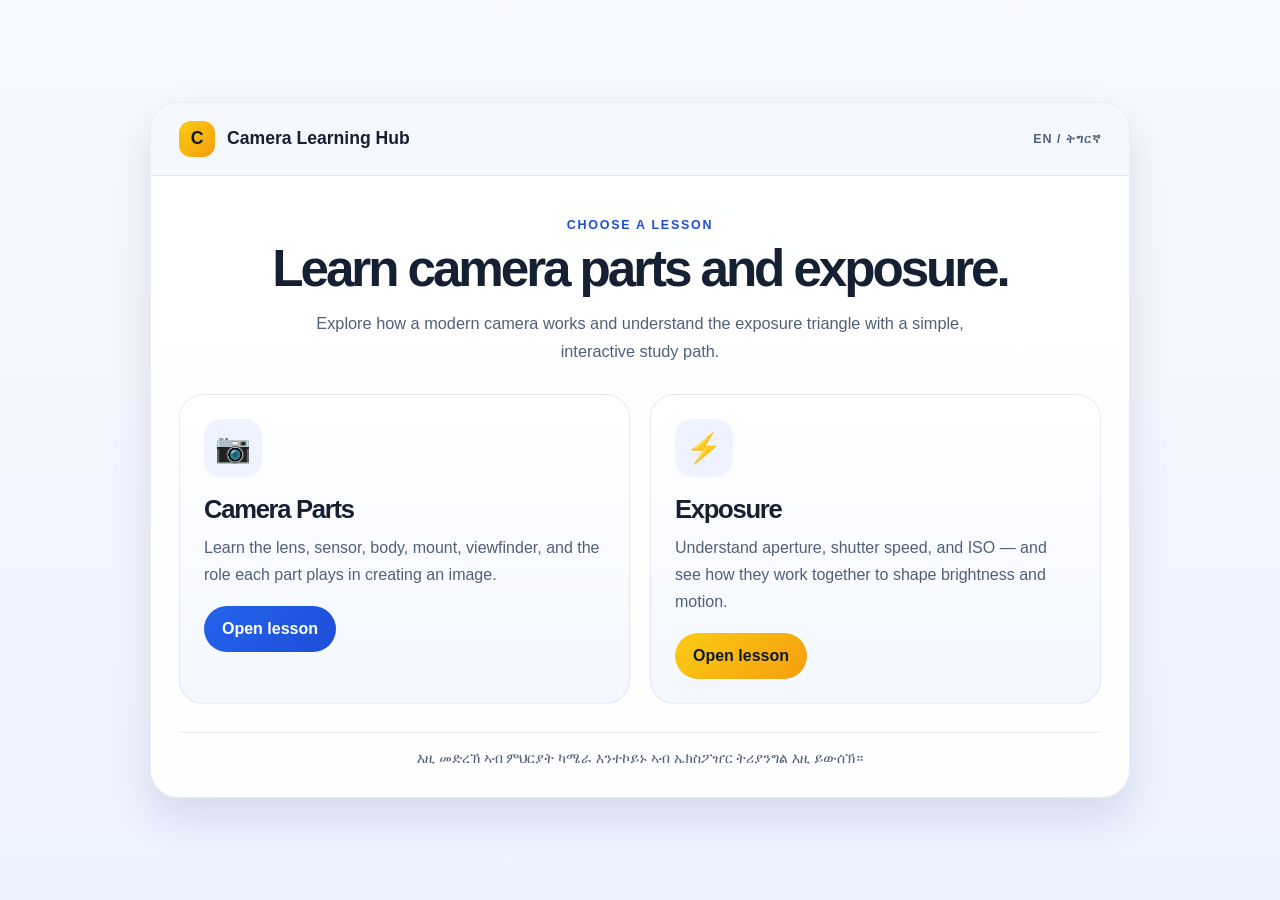
<file: index.html>
<!DOCTYPE html>
<html lang="en">
  <head>
    <meta charset="UTF-8" />
    <meta name="viewport" content="width=device-width, initial-scale=1.0" />
    <meta
      name="description"
      content="Choose a camera learning lesson: Parts of a Modern Camera or Exposure Triangle."
    />
    <title>Camera Learning Hub</title>
    <style>
      :root {
        color-scheme: light;
        --bg: #f4f7ff;
        --panel: #ffffff;
        --panel-soft: #eef3ff;
        --ink: #162033;
        --muted: #51607a;
        --gold: #d79d1b;
        --blue: #1d4ed8;
        --shadow: 0 20px 40px rgba(31, 41, 55, 0.12);
      }

      * { box-sizing: border-box; }
      html, body { margin: 0; padding: 0; }
      body {
        font-family: Inter, "Segoe UI", sans-serif;
        background: linear-gradient(180deg, #f7f9ff 0%, #edf2ff 100%);
        color: var(--ink);
      }
      a { color: inherit; text-decoration: none; }
      .container {
        width: min(1100px, calc(100% - 32px));
        margin: 0 auto;
      }
      .page {
        min-height: 100vh;
        display: flex;
        align-items: center;
        justify-content: center;
        padding: 48px 0;
      }
      .panel {
        width: min(980px, 100%);
        background: rgba(255,255,255,0.9);
        border: 1px solid rgba(148, 163, 184, 0.2);
        border-radius: 28px;
        box-shadow: var(--shadow);
        overflow: hidden;
      }
      .topbar {
        display: flex;
        align-items: center;
        justify-content: space-between;
        padding: 18px 28px;
        background: rgba(29, 78, 216, 0.04);
        border-bottom: 1px solid rgba(148, 163, 184, 0.2);
      }
      .brand {
        display: flex;
        align-items: center;
        gap: 12px;
        font-weight: 800;
        font-size: 1.1rem;
      }
      .brand-mark {
        width: 36px;
        height: 36px;
        display: grid;
        place-items: center;
        background: linear-gradient(135deg, #facc15, #f59e0b);
        border-radius: 12px;
        color: #111827;
      }
      .lang-tag {
        font-size: 0.78rem;
        font-weight: 700;
        color: var(--muted);
        letter-spacing: 0.08em;
        text-transform: uppercase;
      }
      .content {
        padding: 42px 28px 30px;
      }
      .header-copy {
        text-align: center;
        margin-bottom: 28px;
      }
      .eyebrow {
        margin: 0 0 10px;
        color: var(--blue);
        font-size: 0.78rem;
        font-weight: 800;
        text-transform: uppercase;
        letter-spacing: 0.14em;
      }
      h1 {
        margin: 0;
        font-size: clamp(2.2rem, 4vw, 4rem);
        line-height: 1.04;
        letter-spacing: -0.06em;
      }
      .subtitle {
        margin: 14px auto 0;
        max-width: 700px;
        color: var(--muted);
        font-size: 1.02rem;
        line-height: 1.75;
      }
      .choices {
        display: grid;
        grid-template-columns: repeat(2, minmax(0, 1fr));
        gap: 20px;
      }
      .card {
        display: block;
        border: 1px solid rgba(148, 163, 184, 0.2);
        border-radius: 24px;
        background: linear-gradient(180deg, #ffffff 0%, #f3f7ff 100%);
        padding: 24px;
        transition: transform 0.18s ease, box-shadow 0.18s ease, border-color 0.18s ease;
      }
      .card:hover {
        transform: translateY(-3px);
        box-shadow: 0 14px 28px rgba(37, 99, 235, 0.08);
        border-color: rgba(59, 130, 246, 0.4);
      }
      .card-icon {
        width: 58px;
        height: 58px;
        display: grid;
        place-items: center;
        border-radius: 18px;
        background: var(--panel-soft);
        font-size: 1.8rem;
        margin-bottom: 18px;
      }
      .card h2 {
        margin: 0 0 10px;
        font-size: clamp(1.5rem, 2vw, 2.2rem);
        letter-spacing: -0.05em;
      }
      .card p {
        margin: 0 0 18px;
        color: var(--muted);
        line-height: 1.7;
      }
      .cta {
        display: inline-flex;
        align-items: center;
        justify-content: center;
        min-height: 46px;
        padding: 0 18px;
        border-radius: 999px;
        font-weight: 700;
        background: linear-gradient(135deg, #2563eb, #1d4ed8);
        color: white;
      }
      .card.secondary .cta {
        background: linear-gradient(135deg, #facc15, #f59e0b);
        color: #111827;
      }
      .footer-note {
        margin-top: 28px;
        padding-top: 18px;
        border-top: 1px solid rgba(148, 163, 184, 0.2);
        text-align: center;
        color: var(--muted);
        font-size: 0.86rem;
      }
      @media (max-width: 720px) {
        .choices { grid-template-columns: 1fr; }
        .content { padding: 26px 18px 18px; }
        .topbar { padding: 14px 18px; }
      }
    </style>
  </head>
  <body>
    <div class="page">
      <div class="panel">
        <div class="topbar">
          <div class="brand">
            <span class="brand-mark">C</span>
            <span>Camera Learning Hub</span>
          </div>
          <div class="lang-tag">EN / ትግርኛ</div>
        </div>

        <div class="content">
          <div class="header-copy">
            <p class="eyebrow">Choose a lesson</p>
            <h1>Learn camera parts and exposure.</h1>
            <p class="subtitle">
              Explore how a modern camera works and understand the exposure triangle with a simple, interactive study path.
            </p>
          </div>

          <div class="choices">
            <a class="card" href="The Anatomy of a Modern Camera.html">
              <div class="card-icon">📷</div>
              <h2>Camera Parts</h2>
              <p>
                Learn the lens, sensor, body, mount, viewfinder, and the role each part plays in creating an image.
              </p>
              <span class="cta">Open lesson</span>
            </a>

            <a class="card secondary" href="Exposure Triangle Sandbox.html">
              <div class="card-icon">⚡</div>
              <h2>Exposure</h2>
              <p>
                Understand aperture, shutter speed, and ISO — and see how they work together to shape brightness and motion.
              </p>
              <span class="cta">Open lesson</span>
            </a>
          </div>

          <div class="footer-note">
            እዚ መድረኽ ኣብ ምህርያት ካሜራ እንተኮይኑ ኣብ ኤክስፖዠር ትሪያንግል እዚ ይውሰኽ።
          </div>
        </div>
      </div>
    </div>
  </body>
</html>
</file>
